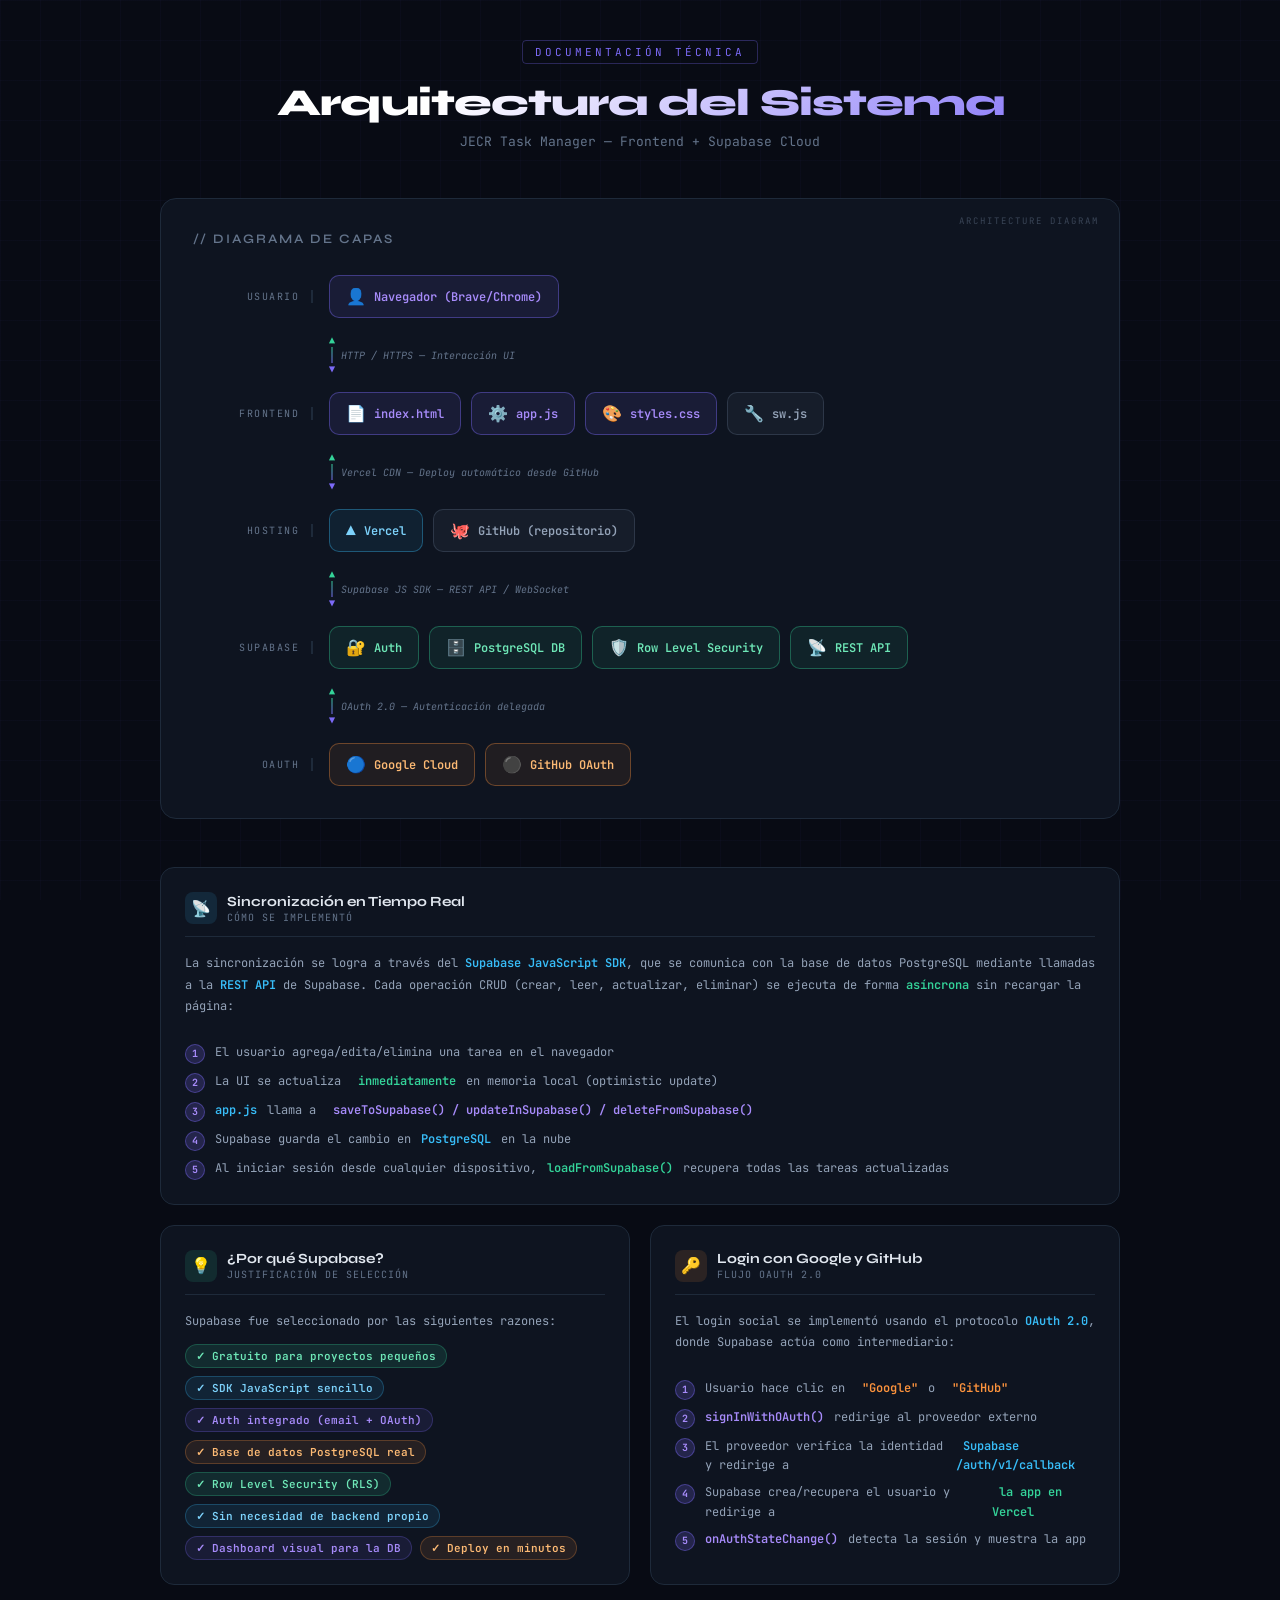
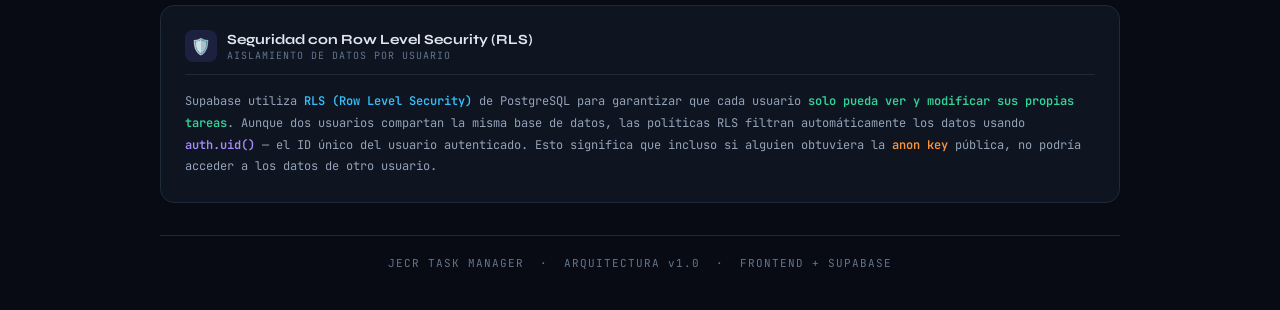
<file: Diagrama+explicacion.html>
<!DOCTYPE html>
<html lang="es">
<head>
<meta charset="UTF-8">
<meta name="viewport" content="width=device-width, initial-scale=1.0">
<title>Arquitectura JECR Task Manager</title>
<link href="https://fonts.googleapis.com/css2?family=JetBrains+Mono:wght@400;600;700&family=Syne:wght@400;600;800&display=swap" rel="stylesheet">
<style>
  *, *::before, *::after { box-sizing: border-box; margin: 0; padding: 0; }

  :root {
    --bg: #080b14;
    --surface: #0e1420;
    --border: #1e2a3a;
    --accent: #7c6af7;
    --accent2: #38bdf8;
    --accent3: #34d399;
    --accent4: #fb923c;
    --text: #e2e8f0;
    --muted: #64748b;
    --font-display: 'Syne', sans-serif;
    --font-mono: 'JetBrains Mono', monospace;
  }

  body {
    background: var(--bg);
    color: var(--text);
    font-family: var(--font-mono);
    min-height: 100vh;
    padding: 40px 24px;
  }

  /* Background grid */
  body::before {
    content: '';
    position: fixed;
    inset: 0;
    background-image:
      linear-gradient(rgba(124,106,247,0.03) 1px, transparent 1px),
      linear-gradient(90deg, rgba(124,106,247,0.03) 1px, transparent 1px);
    background-size: 40px 40px;
    pointer-events: none;
    z-index: 0;
  }

  .wrapper {
    max-width: 960px;
    margin: 0 auto;
    position: relative;
    z-index: 1;
  }

  /* Header */
  .header {
    text-align: center;
    margin-bottom: 48px;
  }

  .header .tag {
    display: inline-block;
    font-size: 11px;
    letter-spacing: 3px;
    text-transform: uppercase;
    color: var(--accent);
    border: 1px solid rgba(124,106,247,0.3);
    padding: 4px 12px;
    border-radius: 4px;
    margin-bottom: 16px;
  }

  .header h1 {
    font-family: var(--font-display);
    font-size: clamp(24px, 4vw, 38px);
    font-weight: 800;
    letter-spacing: -1px;
    background: linear-gradient(135deg, #fff 30%, var(--accent) 100%);
    -webkit-background-clip: text;
    -webkit-text-fill-color: transparent;
    background-clip: text;
  }

  .header p {
    color: var(--muted);
    font-size: 13px;
    margin-top: 8px;
  }

  /* ===== DIAGRAM ===== */
  .diagram {
    background: var(--surface);
    border: 1px solid var(--border);
    border-radius: 16px;
    padding: 32px;
    margin-bottom: 48px;
    position: relative;
    overflow: hidden;
  }

  .diagram::before {
    content: 'ARCHITECTURE DIAGRAM';
    position: absolute;
    top: 16px;
    right: 20px;
    font-size: 9px;
    letter-spacing: 2px;
    color: var(--muted);
    opacity: 0.5;
  }

  .diagram-title {
    font-family: var(--font-display);
    font-size: 13px;
    font-weight: 600;
    color: var(--muted);
    letter-spacing: 2px;
    text-transform: uppercase;
    margin-bottom: 28px;
  }

  /* Layers */
  .layers {
    display: flex;
    flex-direction: column;
    gap: 12px;
  }

  .layer {
    display: grid;
    grid-template-columns: 120px 1fr;
    gap: 16px;
    align-items: center;
  }

  .layer-label {
    font-size: 10px;
    letter-spacing: 1.5px;
    text-transform: uppercase;
    color: var(--muted);
    text-align: right;
    padding-right: 12px;
    border-right: 2px solid var(--border);
  }

  .layer-content {
    display: flex;
    gap: 10px;
    flex-wrap: wrap;
  }

  /* Nodes */
  .node {
    display: flex;
    align-items: center;
    gap: 8px;
    padding: 10px 16px;
    border-radius: 10px;
    font-size: 12px;
    font-weight: 600;
    border: 1px solid;
    position: relative;
    white-space: nowrap;
  }

  .node-icon { font-size: 16px; }

  .node.purple {
    background: rgba(124,106,247,0.1);
    border-color: rgba(124,106,247,0.4);
    color: #a78bfa;
  }

  .node.blue {
    background: rgba(56,189,248,0.08);
    border-color: rgba(56,189,248,0.35);
    color: #7dd3fc;
  }

  .node.green {
    background: rgba(52,211,153,0.08);
    border-color: rgba(52,211,153,0.35);
    color: #6ee7b7;
  }

  .node.orange {
    background: rgba(251,146,60,0.08);
    border-color: rgba(251,146,60,0.35);
    color: #fdba74;
  }

  .node.gray {
    background: rgba(100,116,139,0.1);
    border-color: rgba(100,116,139,0.3);
    color: #94a3b8;
  }

  /* Arrows between layers */
  .arrow-row {
    display: flex;
    align-items: center;
    padding-left: 136px;
    gap: 8px;
  }

  .arrow-line {
    display: flex;
    flex-direction: column;
    align-items: center;
    gap: 2px;
  }

  .arrow-line .line {
    width: 2px;
    height: 20px;
    background: linear-gradient(to bottom, var(--border), var(--accent));
    opacity: 0.6;
  }

  .arrow-line .tip {
    width: 0;
    height: 0;
    border-left: 5px solid transparent;
    border-right: 5px solid transparent;
    border-top: 7px solid var(--accent);
    opacity: 0.6;
  }

  .arrow-label {
    font-size: 10px;
    color: var(--muted);
    letter-spacing: 0.5px;
  }

  /* Bidirectional arrows */
  .arrows-container {
    padding-left: 136px;
    display: flex;
    align-items: center;
    gap: 6px;
    margin: 4px 0;
  }

  .bi-arrow {
    display: flex;
    flex-direction: column;
    align-items: center;
  }

  .bi-arrow .up { font-size: 10px; color: var(--accent3); }
  .bi-arrow .vline {
    width: 2px;
    height: 16px;
    background: linear-gradient(var(--accent3), var(--accent));
    opacity: 0.5;
  }
  .bi-arrow .down { font-size: 10px; color: var(--accent); }

  .flow-label {
    font-size: 10px;
    color: var(--muted);
    font-style: italic;
  }

  /* ===== SECTIONS ===== */
  .sections {
    display: grid;
    grid-template-columns: 1fr 1fr;
    gap: 20px;
    margin-bottom: 20px;
  }

  @media (max-width: 640px) {
    .sections { grid-template-columns: 1fr; }
    .layer { grid-template-columns: 90px 1fr; }
    .arrow-row { padding-left: 106px; }
    .arrows-container { padding-left: 106px; }
  }

  .section {
    background: var(--surface);
    border: 1px solid var(--border);
    border-radius: 14px;
    padding: 24px;
  }

  .section.full {
    grid-column: 1 / -1;
  }

  .section-header {
    display: flex;
    align-items: center;
    gap: 10px;
    margin-bottom: 16px;
    padding-bottom: 12px;
    border-bottom: 1px solid var(--border);
  }

  .section-icon {
    width: 32px;
    height: 32px;
    border-radius: 8px;
    display: flex;
    align-items: center;
    justify-content: center;
    font-size: 16px;
  }

  .section-icon.purple { background: rgba(124,106,247,0.15); }
  .section-icon.blue   { background: rgba(56,189,248,0.12); }
  .section-icon.green  { background: rgba(52,211,153,0.12); }
  .section-icon.orange { background: rgba(251,146,60,0.12); }

  .section h3 {
    font-family: var(--font-display);
    font-size: 14px;
    font-weight: 700;
    color: var(--text);
  }

  .section h3 span {
    display: block;
    font-size: 10px;
    font-weight: 400;
    color: var(--muted);
    letter-spacing: 1px;
    text-transform: uppercase;
    font-family: var(--font-mono);
    margin-top: 1px;
  }

  .section p {
    font-size: 12px;
    line-height: 1.8;
    color: #94a3b8;
  }

  /* Code-style highlight */
  .hl {
    color: var(--accent2);
    font-weight: 600;
  }

  .hl-green { color: var(--accent3); font-weight: 600; }
  .hl-orange { color: var(--accent4); font-weight: 600; }
  .hl-purple { color: #a78bfa; font-weight: 600; }

  /* Flow steps */
  .flow-steps {
    display: flex;
    flex-direction: column;
    gap: 8px;
    margin-top: 4px;
  }

  .step {
    display: flex;
    align-items: flex-start;
    gap: 10px;
    font-size: 12px;
    color: #94a3b8;
    line-height: 1.6;
  }

  .step-num {
    min-width: 20px;
    height: 20px;
    border-radius: 50%;
    background: rgba(124,106,247,0.2);
    border: 1px solid rgba(124,106,247,0.4);
    color: #a78bfa;
    font-size: 10px;
    font-weight: 700;
    display: flex;
    align-items: center;
    justify-content: center;
    margin-top: 1px;
  }

  /* Why Supabase pills */
  .pills {
    display: flex;
    flex-wrap: wrap;
    gap: 8px;
    margin-top: 12px;
  }

  .pill {
    font-size: 11px;
    padding: 4px 10px;
    border-radius: 20px;
    font-weight: 600;
  }

  .pill.green  { background: rgba(52,211,153,0.12); color: #6ee7b7; border: 1px solid rgba(52,211,153,0.25); }
  .pill.blue   { background: rgba(56,189,248,0.1);  color: #7dd3fc; border: 1px solid rgba(56,189,248,0.25); }
  .pill.purple { background: rgba(124,106,247,0.1); color: #a78bfa; border: 1px solid rgba(124,106,247,0.25); }
  .pill.orange { background: rgba(251,146,60,0.1);  color: #fdba74; border: 1px solid rgba(251,146,60,0.25); }

  /* Footer */
  .footer {
    text-align: center;
    font-size: 11px;
    color: var(--muted);
    margin-top: 32px;
    padding-top: 20px;
    border-top: 1px solid var(--border);
    letter-spacing: 1px;
  }
</style>
</head>
<body>
<div class="wrapper">

  <!-- Header -->
  <div class="header">
    <div class="tag">Documentación Técnica</div>
    <h1>Arquitectura del Sistema</h1>
    <p>JECR Task Manager — Frontend + Supabase Cloud</p>
  </div>

  <!-- DIAGRAM -->
  <div class="diagram">
    <div class="diagram-title">// Diagrama de Capas</div>
    <div class="layers">

      <!-- USER -->
      <div class="layer">
        <div class="layer-label">Usuario</div>
        <div class="layer-content">
          <div class="node purple"><span class="node-icon">👤</span> Navegador (Brave/Chrome)</div>
        </div>
      </div>

      <div class="arrows-container">
        <div class="bi-arrow">
          <div class="up">▲</div>
          <div class="vline"></div>
          <div class="down">▼</div>
        </div>
        <div class="flow-label">HTTP / HTTPS — Interacción UI</div>
      </div>

      <!-- FRONTEND -->
      <div class="layer">
        <div class="layer-label">Frontend</div>
        <div class="layer-content">
          <div class="node purple"><span class="node-icon">📄</span> index.html</div>
          <div class="node purple"><span class="node-icon">⚙️</span> app.js</div>
          <div class="node purple"><span class="node-icon">🎨</span> styles.css</div>
          <div class="node gray"><span class="node-icon">🔧</span> sw.js</div>
        </div>
      </div>

      <div class="arrows-container">
        <div class="bi-arrow">
          <div class="up">▲</div>
          <div class="vline"></div>
          <div class="down">▼</div>
        </div>
        <div class="flow-label">Vercel CDN — Deploy automático desde GitHub</div>
      </div>

      <!-- HOSTING -->
      <div class="layer">
        <div class="layer-label">Hosting</div>
        <div class="layer-content">
          <div class="node blue"><span class="node-icon">▲</span> Vercel</div>
          <div class="node gray"><span class="node-icon">🐙</span> GitHub (repositorio)</div>
        </div>
      </div>

      <div class="arrows-container">
        <div class="bi-arrow">
          <div class="up">▲</div>
          <div class="vline"></div>
          <div class="down">▼</div>
        </div>
        <div class="flow-label">Supabase JS SDK — REST API / WebSocket</div>
      </div>

      <!-- SUPABASE -->
      <div class="layer">
        <div class="layer-label">Supabase</div>
        <div class="layer-content">
          <div class="node green"><span class="node-icon">🔐</span> Auth</div>
          <div class="node green"><span class="node-icon">🗄️</span> PostgreSQL DB</div>
          <div class="node green"><span class="node-icon">🛡️</span> Row Level Security</div>
          <div class="node green"><span class="node-icon">📡</span> REST API</div>
        </div>
      </div>

      <div class="arrows-container">
        <div class="bi-arrow">
          <div class="up">▲</div>
          <div class="vline"></div>
          <div class="down">▼</div>
        </div>
        <div class="flow-label">OAuth 2.0 — Autenticación delegada</div>
      </div>

      <!-- OAUTH -->
      <div class="layer">
        <div class="layer-label">OAuth</div>
        <div class="layer-content">
          <div class="node orange"><span class="node-icon">🔵</span> Google Cloud</div>
          <div class="node orange"><span class="node-icon">⚫</span> GitHub OAuth</div>
        </div>
      </div>

    </div>
  </div>

  <!-- SECTIONS -->
  <div class="sections">

    <!-- Sincronización en tiempo real -->
    <div class="section full">
      <div class="section-header">
        <div class="section-icon blue">📡</div>
        <h3>Sincronización en Tiempo Real
          <span>Cómo se implementó</span>
        </h3>
      </div>
      <p>La sincronización se logra a través del <span class="hl">Supabase JavaScript SDK</span>, que se comunica con la base de datos PostgreSQL mediante llamadas a la <span class="hl">REST API</span> de Supabase. Cada operación CRUD (crear, leer, actualizar, eliminar) se ejecuta de forma <span class="hl-green">asíncrona</span> sin recargar la página:</p>
      <br>
      <div class="flow-steps">
        <div class="step"><div class="step-num">1</div>El usuario agrega/edita/elimina una tarea en el navegador</div>
        <div class="step"><div class="step-num">2</div>La UI se actualiza <span class="hl-green">&nbsp;inmediatamente</span> en memoria local (optimistic update)</div>
        <div class="step"><div class="step-num">3</div><span class="hl">app.js</span> llama a <span class="hl-purple">&nbsp;saveToSupabase() / updateInSupabase() / deleteFromSupabase()</span></div>
        <div class="step"><div class="step-num">4</div>Supabase guarda el cambio en <span class="hl">PostgreSQL</span> en la nube</div>
        <div class="step"><div class="step-num">5</div>Al iniciar sesión desde cualquier dispositivo, <span class="hl-green">loadFromSupabase()</span> recupera todas las tareas actualizadas</div>
      </div>
    </div>

    <!-- Por qué Supabase -->
    <div class="section">
      <div class="section-header">
        <div class="section-icon green">💡</div>
        <h3>¿Por qué Supabase?
          <span>Justificación de selección</span>
        </h3>
      </div>
      <p>Supabase fue seleccionado por las siguientes razones:</p>
      <div class="pills">
        <div class="pill green">✓ Gratuito para proyectos pequeños</div>
        <div class="pill blue">✓ SDK JavaScript sencillo</div>
        <div class="pill purple">✓ Auth integrado (email + OAuth)</div>
        <div class="pill orange">✓ Base de datos PostgreSQL real</div>
        <div class="pill green">✓ Row Level Security (RLS)</div>
        <div class="pill blue">✓ Sin necesidad de backend propio</div>
        <div class="pill purple">✓ Dashboard visual para la DB</div>
        <div class="pill orange">✓ Deploy en minutos</div>
      </div>
    </div>

    <!-- OAuth Google y GitHub -->
    <div class="section">
      <div class="section-header">
        <div class="section-icon orange">🔑</div>
        <h3>Login con Google y GitHub
          <span>Flujo OAuth 2.0</span>
        </h3>
      </div>
      <p>El login social se implementó usando el protocolo <span class="hl">OAuth 2.0</span>, donde Supabase actúa como intermediario:</p>
      <br>
      <div class="flow-steps">
        <div class="step"><div class="step-num">1</div>Usuario hace clic en <span class="hl-orange">&nbsp;"Google"</span> o <span class="hl-orange">&nbsp;"GitHub"</span></div>
        <div class="step"><div class="step-num">2</div><span class="hl-purple">signInWithOAuth()</span> redirige al proveedor externo</div>
        <div class="step"><div class="step-num">3</div>El proveedor verifica la identidad y redirige a <span class="hl">&nbsp;Supabase /auth/v1/callback</span></div>
        <div class="step"><div class="step-num">4</div>Supabase crea/recupera el usuario y redirige a <span class="hl-green">&nbsp;la app en Vercel</span></div>
        <div class="step"><div class="step-num">5</div><span class="hl-purple">onAuthStateChange()</span> detecta la sesión y muestra la app</div>
      </div>
    </div>

    <!-- RLS -->
    <div class="section full">
      <div class="section-header">
        <div class="section-icon purple">🛡️</div>
        <h3>Seguridad con Row Level Security (RLS)
          <span>Aislamiento de datos por usuario</span>
        </h3>
      </div>
      <p>Supabase utiliza <span class="hl">RLS (Row Level Security)</span> de PostgreSQL para garantizar que cada usuario <span class="hl-green">solo pueda ver y modificar sus propias tareas</span>. Aunque dos usuarios compartan la misma base de datos, las políticas RLS filtran automáticamente los datos usando <span class="hl-purple">auth.uid()</span> — el ID único del usuario autenticado. Esto significa que incluso si alguien obtuviera la <span class="hl-orange">anon key</span> pública, no podría acceder a los datos de otro usuario.</p>
    </div>

  </div>

  <div class="footer">
    JECR TASK MANAGER &nbsp;·&nbsp; ARQUITECTURA v1.0 &nbsp;·&nbsp; FRONTEND + SUPABASE
  </div>

</div>
</body>
</html>
</file>
